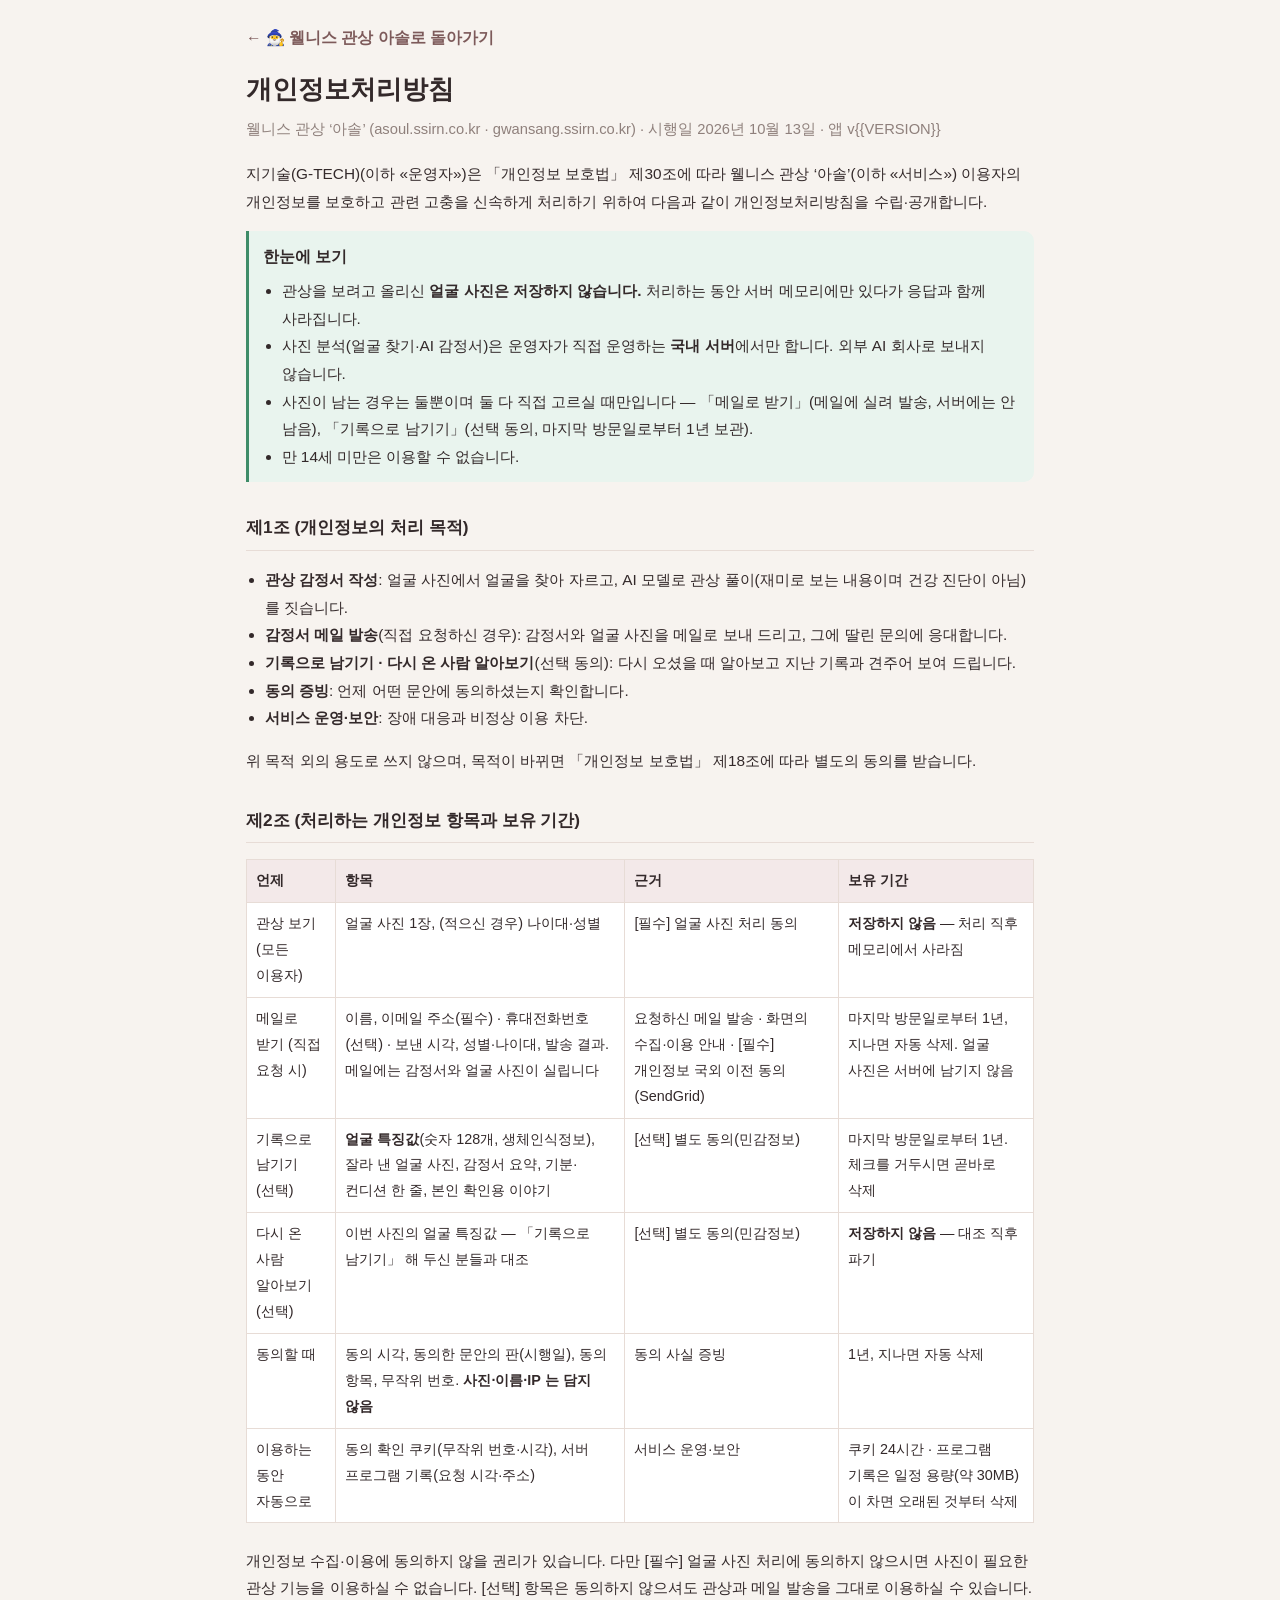
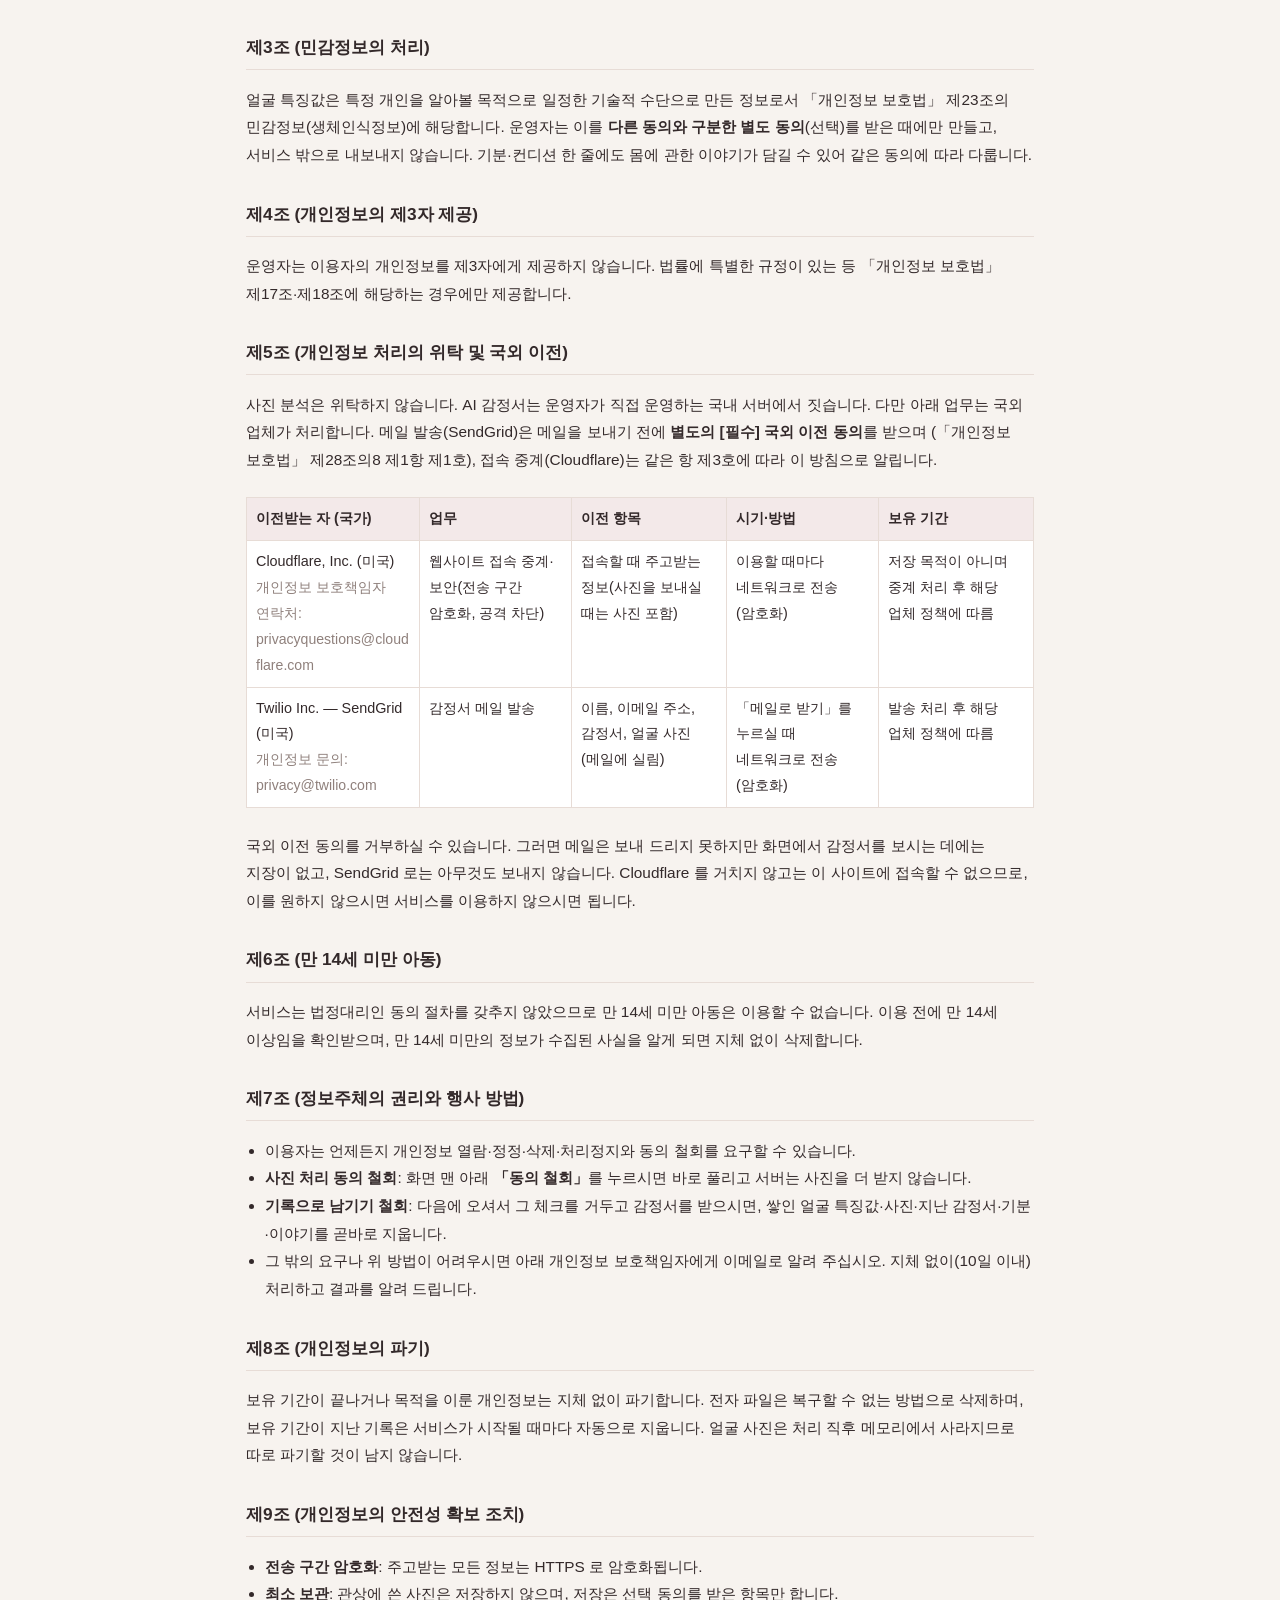
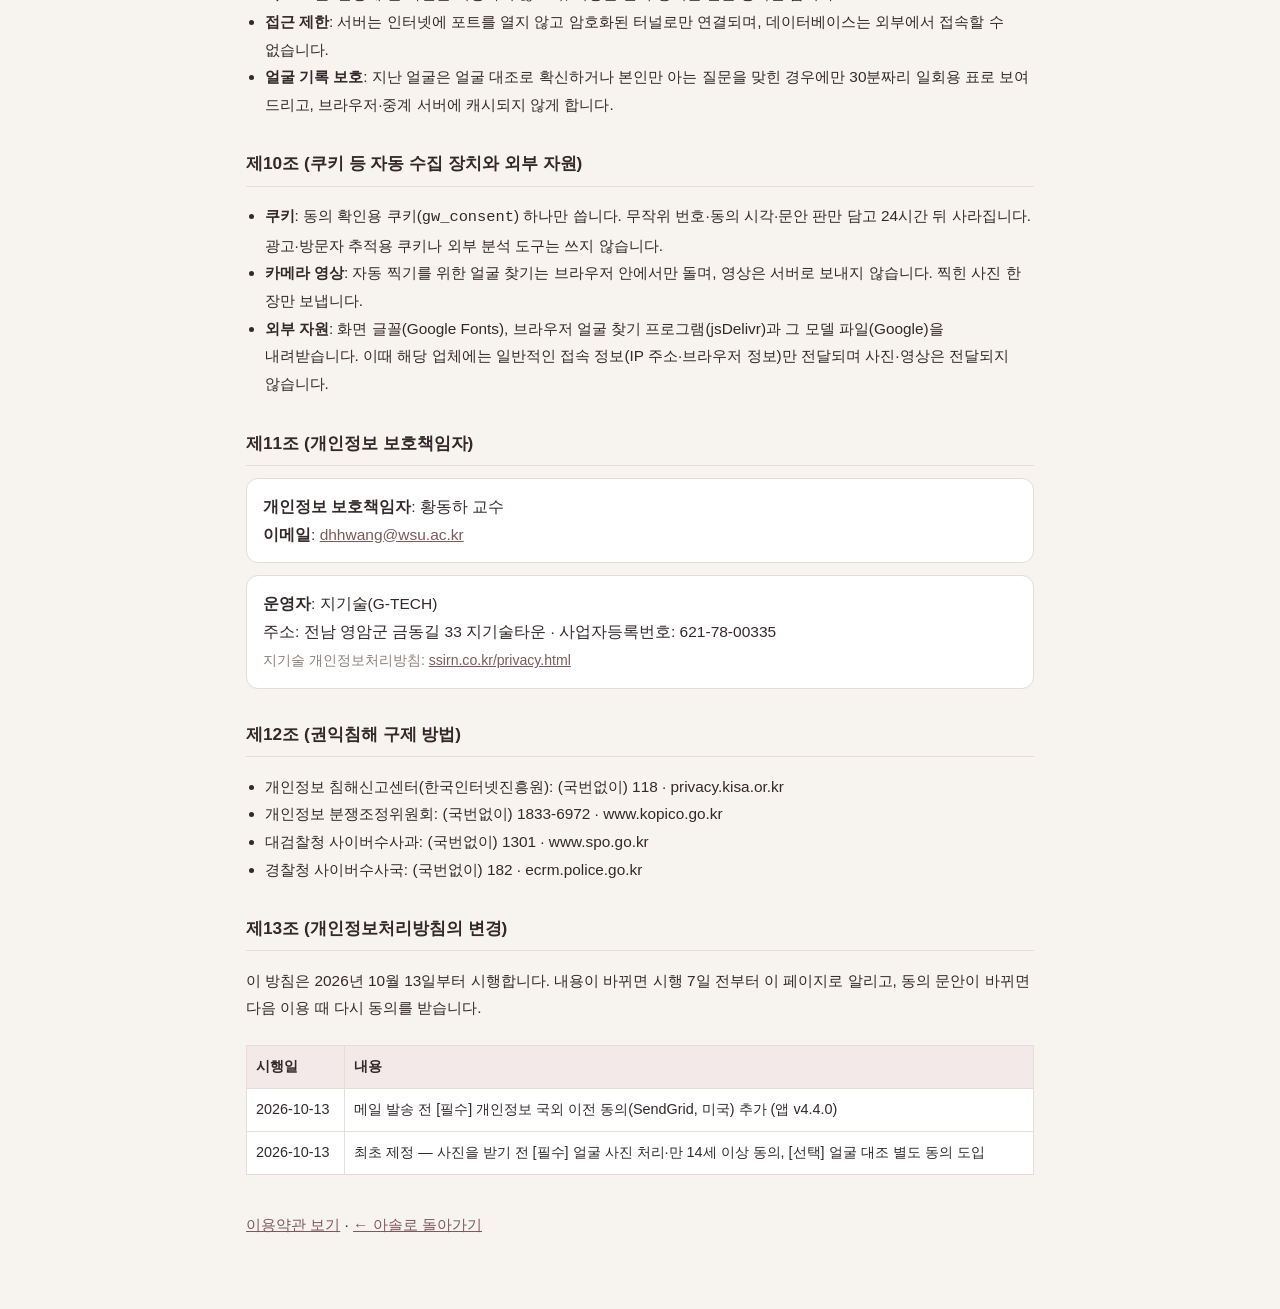
<file: static/privacy.html>
<!DOCTYPE html>
<html lang="ko">
<head>
<meta charset="utf-8">
<meta name="viewport" content="width=device-width, initial-scale=1, viewport-fit=cover">
<title>개인정보처리방침 · 웰니스 관상 아솔</title>
<style>
  :root { --brand:#7D5A5A; --ink:#33292a; --soft:#5d4f4f; --muted:#8f807c; --line:#e7dcd6; --ground:#f7f3ef; --card:#fff; }
  * { box-sizing: border-box; }
  body { margin:0; background:var(--ground); color:var(--ink); line-height:1.8; word-break:keep-all; overflow-wrap:anywhere;
         font-family:"Noto Sans KR","Malgun Gothic",-apple-system,BlinkMacSystemFont,sans-serif; font-size:15.5px; }
  .wrap { max-width:820px; margin:0 auto; padding:24px 16px 56px; }
  .top a { color:var(--brand); text-decoration:none; font-weight:700; }
  h1 { font-size:1.6rem; margin:14px 0 4px; }
  .date { color:var(--muted); font-size:.92rem; margin-bottom:18px; }
  h2 { font-size:1.08rem; margin:30px 0 8px; padding-bottom:6px; border-bottom:1px solid var(--line); }
  p, li { font-size:.96rem; }
  ul { padding-left:1.2em; }
  a { color:var(--brand); }
  .card { background:var(--card); border:1px solid var(--line); border-radius:12px; padding:14px 16px; margin:12px 0; }
  .key { background:#e9f4ee; border-left:3px solid #3f8c68; border-radius:0 10px 10px 0; padding:12px 14px; margin:14px 0; }
  .tbl { width:100%; overflow-x:auto; }
  table { width:100%; border-collapse:collapse; font-size:.9rem; margin:8px 0; background:var(--card); }
  th, td { border:1px solid var(--line); padding:8px 9px; vertical-align:top; text-align:left; }
  th { background:#f3e9e9; font-weight:700; }
  .muted { color:var(--muted); font-size:.88rem; }
  @media (max-width:480px) {
    h1 { font-size:1.35rem; }
    th, td { padding:7px 6px; font-size:.84rem; }
    table.stack, table.stack tbody, table.stack tr, table.stack td { display:block; width:100%; }
    table.stack thead { display:none; }
    table.stack tr { border:1px solid var(--line); border-radius:10px; margin:0 0 10px; background:var(--card); }
    table.stack td { border:none; border-bottom:1px solid var(--line); }
    table.stack td:last-child { border-bottom:none; }
    table.stack td::before { content:attr(data-h); display:block; font-weight:700; color:var(--soft); font-size:.8rem; }
  }
</style>
</head>
<body>
<div class="wrap">
  <div class="top"><a href="./">← 🧙‍♂️ 웰니스 관상 아솔로 돌아가기</a></div>
  <h1>개인정보처리방침</h1>
  <div class="date">웰니스 관상 ‘아솔’ (asoul.ssirn.co.kr · gwansang.ssirn.co.kr) · 시행일 2026년 10월 13일 · 앱 v{{VERSION}}</div>

  <p>지기술(G-TECH)(이하 «운영자»)은 「개인정보 보호법」 제30조에 따라 웰니스 관상 ‘아솔’(이하 «서비스») 이용자의
    개인정보를 보호하고 관련 고충을 신속하게 처리하기 위하여 다음과 같이 개인정보처리방침을 수립·공개합니다.</p>

  <div class="key">
    <b>한눈에 보기</b>
    <ul style="margin:6px 0 0">
      <li>관상을 보려고 올리신 <b>얼굴 사진은 저장하지 않습니다.</b> 처리하는 동안 서버 메모리에만 있다가 응답과 함께 사라집니다.</li>
      <li>사진 분석(얼굴 찾기·AI 감정서)은 운영자가 직접 운영하는 <b>국내 서버</b>에서만 합니다. 외부 AI 회사로 보내지 않습니다.</li>
      <li>사진이 남는 경우는 둘뿐이며 둘 다 직접 고르실 때만입니다 — 「메일로 받기」(메일에 실려 발송, 서버에는 안 남음),
          「기록으로 남기기」(선택 동의, 마지막 방문일로부터 1년 보관).</li>
      <li>만 14세 미만은 이용할 수 없습니다.</li>
    </ul>
  </div>

  <h2>제1조 (개인정보의 처리 목적)</h2>
  <ul>
    <li><b>관상 감정서 작성</b>: 얼굴 사진에서 얼굴을 찾아 자르고, AI 모델로 관상 풀이(재미로 보는 내용이며 건강 진단이 아님)를 짓습니다.</li>
    <li><b>감정서 메일 발송</b>(직접 요청하신 경우): 감정서와 얼굴 사진을 메일로 보내 드리고, 그에 딸린 문의에 응대합니다.</li>
    <li><b>기록으로 남기기 · 다시 온 사람 알아보기</b>(선택 동의): 다시 오셨을 때 알아보고 지난 기록과 견주어 보여 드립니다.</li>
    <li><b>동의 증빙</b>: 언제 어떤 문안에 동의하셨는지 확인합니다.</li>
    <li><b>서비스 운영·보안</b>: 장애 대응과 비정상 이용 차단.</li>
  </ul>
  <p>위 목적 외의 용도로 쓰지 않으며, 목적이 바뀌면 「개인정보 보호법」 제18조에 따라 별도의 동의를 받습니다.</p>

  <h2>제2조 (처리하는 개인정보 항목과 보유 기간)</h2>
  <div class="tbl"><table class="stack">
    <thead><tr><th>언제</th><th>항목</th><th>근거</th><th>보유 기간</th></tr></thead>
    <tbody>
    <tr><td data-h="언제">관상 보기 (모든 이용자)</td>
        <td data-h="항목">얼굴 사진 1장, (적으신 경우) 나이대·성별</td>
        <td data-h="근거">[필수] 얼굴 사진 처리 동의</td>
        <td data-h="보유 기간"><b>저장하지 않음</b> — 처리 직후 메모리에서 사라짐</td></tr>
    <tr><td data-h="언제">메일로 받기 (직접 요청 시)</td>
        <td data-h="항목">이름, 이메일 주소(필수) · 휴대전화번호(선택) · 보낸 시각, 성별·나이대, 발송 결과.
            메일에는 감정서와 얼굴 사진이 실립니다</td>
        <td data-h="근거">요청하신 메일 발송 · 화면의 수집·이용 안내 · [필수] 개인정보 국외 이전 동의(SendGrid)</td>
        <td data-h="보유 기간">마지막 방문일로부터 1년, 지나면 자동 삭제. 얼굴 사진은 서버에 남기지 않음</td></tr>
    <tr><td data-h="언제">기록으로 남기기 (선택)</td>
        <td data-h="항목"><b>얼굴 특징값</b>(숫자 128개, 생체인식정보), 잘라 낸 얼굴 사진, 감정서 요약, 기분·컨디션 한 줄,
            본인 확인용 이야기</td>
        <td data-h="근거">[선택] 별도 동의(민감정보)</td>
        <td data-h="보유 기간">마지막 방문일로부터 1년. 체크를 거두시면 곧바로 삭제</td></tr>
    <tr><td data-h="언제">다시 온 사람 알아보기 (선택)</td>
        <td data-h="항목">이번 사진의 얼굴 특징값 — 「기록으로 남기기」 해 두신 분들과 대조</td>
        <td data-h="근거">[선택] 별도 동의(민감정보)</td>
        <td data-h="보유 기간"><b>저장하지 않음</b> — 대조 직후 파기</td></tr>
    <tr><td data-h="언제">동의할 때</td>
        <td data-h="항목">동의 시각, 동의한 문안의 판(시행일), 동의 항목, 무작위 번호. <b>사진·이름·IP 는 담지 않음</b></td>
        <td data-h="근거">동의 사실 증빙</td>
        <td data-h="보유 기간">1년, 지나면 자동 삭제</td></tr>
    <tr><td data-h="언제">이용하는 동안 자동으로</td>
        <td data-h="항목">동의 확인 쿠키(무작위 번호·시각), 서버 프로그램 기록(요청 시각·주소)</td>
        <td data-h="근거">서비스 운영·보안</td>
        <td data-h="보유 기간">쿠키 24시간 · 프로그램 기록은 일정 용량(약 30MB)이 차면 오래된 것부터 삭제</td></tr>
    </tbody>
  </table></div>
  <p>개인정보 수집·이용에 동의하지 않을 권리가 있습니다. 다만 [필수] 얼굴 사진 처리에 동의하지 않으시면 사진이 필요한
    관상 기능을 이용하실 수 없습니다. [선택] 항목은 동의하지 않으셔도 관상과 메일 발송을 그대로 이용하실 수 있습니다.</p>

  <h2>제3조 (민감정보의 처리)</h2>
  <p>얼굴 특징값은 특정 개인을 알아볼 목적으로 일정한 기술적 수단으로 만든 정보로서 「개인정보 보호법」 제23조의
    민감정보(생체인식정보)에 해당합니다. 운영자는 이를 <b>다른 동의와 구분한 별도 동의</b>(선택)를 받은 때에만 만들고,
    서비스 밖으로 내보내지 않습니다. 기분·컨디션 한 줄에도 몸에 관한 이야기가 담길 수 있어 같은 동의에 따라 다룹니다.</p>

  <h2>제4조 (개인정보의 제3자 제공)</h2>
  <p>운영자는 이용자의 개인정보를 제3자에게 제공하지 않습니다. 법률에 특별한 규정이 있는 등 「개인정보 보호법」
    제17조·제18조에 해당하는 경우에만 제공합니다.</p>

  <h2>제5조 (개인정보 처리의 위탁 및 국외 이전)</h2>
  <p>사진 분석은 위탁하지 않습니다. AI 감정서는 운영자가 직접 운영하는 국내 서버에서 짓습니다.
    다만 아래 업무는 국외 업체가 처리합니다. 메일 발송(SendGrid)은 메일을 보내기 전에 <b>별도의 [필수] 국외 이전 동의</b>를 받으며
    (「개인정보 보호법」 제28조의8 제1항 제1호), 접속 중계(Cloudflare)는 같은 항 제3호에 따라 이 방침으로 알립니다.</p>
  <div class="tbl"><table class="stack">
    <thead><tr><th>이전받는 자 (국가)</th><th>업무</th><th>이전 항목</th><th>시기·방법</th><th>보유 기간</th></tr></thead>
    <tbody>
    <tr><td data-h="이전받는 자 (국가)">Cloudflare, Inc. (미국)<br><span class="muted">개인정보 보호책임자 연락처: privacyquestions@cloudflare.com</span></td>
        <td data-h="업무">웹사이트 접속 중계·보안(전송 구간 암호화, 공격 차단)</td>
        <td data-h="이전 항목">접속할 때 주고받는 정보(사진을 보내실 때는 사진 포함)</td>
        <td data-h="시기·방법">이용할 때마다 네트워크로 전송(암호화)</td>
        <td data-h="보유 기간">저장 목적이 아니며 중계 처리 후 해당 업체 정책에 따름</td></tr>
    <tr><td data-h="이전받는 자 (국가)">Twilio Inc. — SendGrid (미국)<br><span class="muted">개인정보 문의: privacy@twilio.com</span></td>
        <td data-h="업무">감정서 메일 발송</td>
        <td data-h="이전 항목">이름, 이메일 주소, 감정서, 얼굴 사진(메일에 실림)</td>
        <td data-h="시기·방법">「메일로 받기」를 누르실 때 네트워크로 전송(암호화)</td>
        <td data-h="보유 기간">발송 처리 후 해당 업체 정책에 따름</td></tr>
    </tbody>
  </table></div>
  <p>국외 이전 동의를 거부하실 수 있습니다. 그러면 메일은 보내 드리지 못하지만 화면에서 감정서를 보시는 데에는 지장이 없고, SendGrid 로는 아무것도 보내지 않습니다.
    Cloudflare 를 거치지 않고는 이 사이트에 접속할 수 없으므로, 이를 원하지 않으시면 서비스를 이용하지 않으시면 됩니다.</p>

  <h2>제6조 (만 14세 미만 아동)</h2>
  <p>서비스는 법정대리인 동의 절차를 갖추지 않았으므로 만 14세 미만 아동은 이용할 수 없습니다. 이용 전에 만 14세 이상임을
    확인받으며, 만 14세 미만의 정보가 수집된 사실을 알게 되면 지체 없이 삭제합니다.</p>

  <h2>제7조 (정보주체의 권리와 행사 방법)</h2>
  <ul>
    <li>이용자는 언제든지 개인정보 열람·정정·삭제·처리정지와 동의 철회를 요구할 수 있습니다.</li>
    <li><b>사진 처리 동의 철회</b>: 화면 맨 아래 <b>「동의 철회」</b>를 누르시면 바로 풀리고 서버는 사진을 더 받지 않습니다.</li>
    <li><b>기록으로 남기기 철회</b>: 다음에 오셔서 그 체크를 거두고 감정서를 받으시면, 쌓인 얼굴 특징값·사진·지난 감정서·기분·이야기를 곧바로 지웁니다.</li>
    <li>그 밖의 요구나 위 방법이 어려우시면 아래 개인정보 보호책임자에게 이메일로 알려 주십시오. 지체 없이(10일 이내) 처리하고 결과를 알려 드립니다.</li>
  </ul>

  <h2>제8조 (개인정보의 파기)</h2>
  <p>보유 기간이 끝나거나 목적을 이룬 개인정보는 지체 없이 파기합니다. 전자 파일은 복구할 수 없는 방법으로 삭제하며,
    보유 기간이 지난 기록은 서비스가 시작될 때마다 자동으로 지웁니다. 얼굴 사진은 처리 직후 메모리에서 사라지므로 따로 파기할 것이 남지 않습니다.</p>

  <h2>제9조 (개인정보의 안전성 확보 조치)</h2>
  <ul>
    <li><b>전송 구간 암호화</b>: 주고받는 모든 정보는 HTTPS 로 암호화됩니다.</li>
    <li><b>최소 보관</b>: 관상에 쓴 사진은 저장하지 않으며, 저장은 선택 동의를 받은 항목만 합니다.</li>
    <li><b>접근 제한</b>: 서버는 인터넷에 포트를 열지 않고 암호화된 터널로만 연결되며, 데이터베이스는 외부에서 접속할 수 없습니다.</li>
    <li><b>얼굴 기록 보호</b>: 지난 얼굴은 얼굴 대조로 확신하거나 본인만 아는 질문을 맞힌 경우에만 30분짜리 일회용 표로 보여 드리고, 브라우저·중계 서버에 캐시되지 않게 합니다.</li>
  </ul>

  <h2>제10조 (쿠키 등 자동 수집 장치와 외부 자원)</h2>
  <ul>
    <li><b>쿠키</b>: 동의 확인용 쿠키(<code>gw_consent</code>) 하나만 씁니다. 무작위 번호·동의 시각·문안 판만 담고 24시간 뒤 사라집니다.
        광고·방문자 추적용 쿠키나 외부 분석 도구는 쓰지 않습니다.</li>
    <li><b>카메라 영상</b>: 자동 찍기를 위한 얼굴 찾기는 브라우저 안에서만 돌며, 영상은 서버로 보내지 않습니다. 찍힌 사진 한 장만 보냅니다.</li>
    <li><b>외부 자원</b>: 화면 글꼴(Google Fonts), 브라우저 얼굴 찾기 프로그램(jsDelivr)과 그 모델 파일(Google)을 내려받습니다.
        이때 해당 업체에는 일반적인 접속 정보(IP 주소·브라우저 정보)만 전달되며 사진·영상은 전달되지 않습니다.</li>
  </ul>

  <h2>제11조 (개인정보 보호책임자)</h2>
  <div class="card">
    <b>개인정보 보호책임자</b>: 황동하 교수<br>
    <b>이메일</b>: <a href="mailto:dhhwang@wsu.ac.kr">dhhwang@wsu.ac.kr</a>
  </div>
  <div class="card">
    <b>운영자</b>: 지기술(G-TECH)<br>
    주소: 전남 영암군 금동길 33 지기술타운 · 사업자등록번호: 621-78-00335<br>
    <span class="muted">지기술 개인정보처리방침: <a href="https://ssirn.co.kr/privacy.html" target="_blank" rel="noopener">ssirn.co.kr/privacy.html</a></span>
  </div>

  <h2>제12조 (권익침해 구제 방법)</h2>
  <ul>
    <li>개인정보 침해신고센터(한국인터넷진흥원): (국번없이) 118 · privacy.kisa.or.kr</li>
    <li>개인정보 분쟁조정위원회: (국번없이) 1833-6972 · www.kopico.go.kr</li>
    <li>대검찰청 사이버수사과: (국번없이) 1301 · www.spo.go.kr</li>
    <li>경찰청 사이버수사국: (국번없이) 182 · ecrm.police.go.kr</li>
  </ul>

  <h2>제13조 (개인정보처리방침의 변경)</h2>
  <p>이 방침은 2026년 10월 13일부터 시행합니다. 내용이 바뀌면 시행 7일 전부터 이 페이지로 알리고,
    동의 문안이 바뀌면 다음 이용 때 다시 동의를 받습니다.</p>
  <div class="tbl"><table>
    <tr><th>시행일</th><th>내용</th></tr>
    <tr><td>2026-10-13</td><td>메일 발송 전 [필수] 개인정보 국외 이전 동의(SendGrid, 미국) 추가 (앱 v4.4.0)</td></tr>
    <tr><td>2026-10-13</td><td>최초 제정 — 사진을 받기 전 [필수] 얼굴 사진 처리·만 14세 이상 동의, [선택] 얼굴 대조 별도 동의 도입</td></tr>
  </table></div>

  <p style="margin-top:28px"><a href="terms">이용약관 보기</a> · <a href="./">← 아솔로 돌아가기</a></p>
</div>
</body>
</html>
</file>
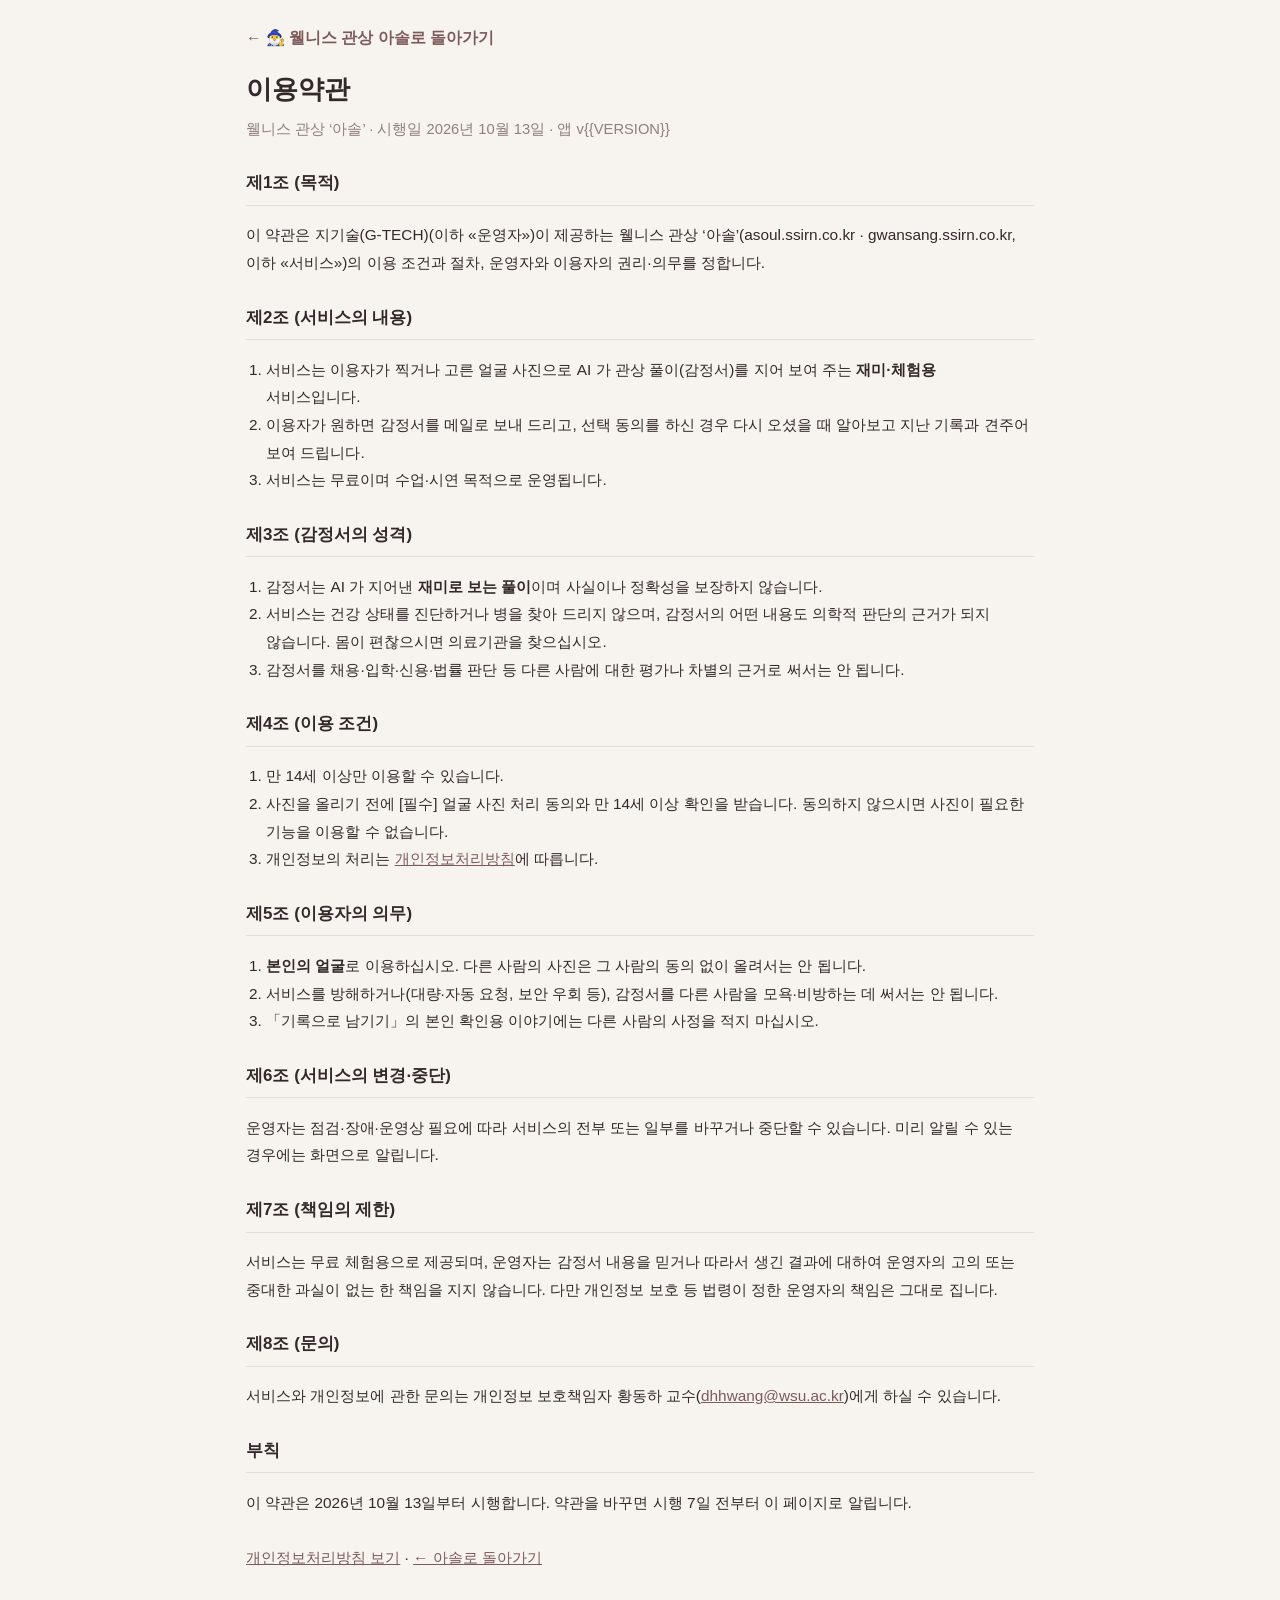
<file: static/terms.html>
<!DOCTYPE html>
<html lang="ko">
<head>
<meta charset="utf-8">
<meta name="viewport" content="width=device-width, initial-scale=1, viewport-fit=cover">
<title>이용약관 · 웰니스 관상 아솔</title>
<style>
  :root { --brand:#7D5A5A; --ink:#33292a; --muted:#8f807c; --line:#e7dcd6; --ground:#f7f3ef; }
  * { box-sizing: border-box; }
  body { margin:0; background:var(--ground); color:var(--ink); line-height:1.8; word-break:keep-all; overflow-wrap:anywhere;
         font-family:"Noto Sans KR","Malgun Gothic",-apple-system,BlinkMacSystemFont,sans-serif; font-size:15.5px; }
  .wrap { max-width:820px; margin:0 auto; padding:24px 16px 56px; }
  .top a { color:var(--brand); text-decoration:none; font-weight:700; }
  h1 { font-size:1.6rem; margin:14px 0 4px; }
  .date { color:var(--muted); font-size:.92rem; margin-bottom:18px; }
  h2 { font-size:1.06rem; margin:26px 0 6px; padding-bottom:6px; border-bottom:1px solid var(--line); }
  p, li { font-size:.96rem; }
  ol, ul { padding-left:1.3em; }
  a { color:var(--brand); }
  @media (max-width:480px) { h1 { font-size:1.35rem; } }
</style>
</head>
<body>
<div class="wrap">
  <div class="top"><a href="./">← 🧙‍♂️ 웰니스 관상 아솔로 돌아가기</a></div>
  <h1>이용약관</h1>
  <div class="date">웰니스 관상 ‘아솔’ · 시행일 2026년 10월 13일 · 앱 v{{VERSION}}</div>

  <h2>제1조 (목적)</h2>
  <p>이 약관은 지기술(G-TECH)(이하 «운영자»)이 제공하는 웰니스 관상 ‘아솔’(asoul.ssirn.co.kr · gwansang.ssirn.co.kr,
    이하 «서비스»)의 이용 조건과 절차, 운영자와 이용자의 권리·의무를 정합니다.</p>

  <h2>제2조 (서비스의 내용)</h2>
  <ol>
    <li>서비스는 이용자가 찍거나 고른 얼굴 사진으로 AI 가 관상 풀이(감정서)를 지어 보여 주는 <b>재미·체험용</b> 서비스입니다.</li>
    <li>이용자가 원하면 감정서를 메일로 보내 드리고, 선택 동의를 하신 경우 다시 오셨을 때 알아보고 지난 기록과 견주어 보여 드립니다.</li>
    <li>서비스는 무료이며 수업·시연 목적으로 운영됩니다.</li>
  </ol>

  <h2>제3조 (감정서의 성격)</h2>
  <ol>
    <li>감정서는 AI 가 지어낸 <b>재미로 보는 풀이</b>이며 사실이나 정확성을 보장하지 않습니다.</li>
    <li>서비스는 건강 상태를 진단하거나 병을 찾아 드리지 않으며, 감정서의 어떤 내용도 의학적 판단의 근거가 되지 않습니다.
        몸이 편찮으시면 의료기관을 찾으십시오.</li>
    <li>감정서를 채용·입학·신용·법률 판단 등 다른 사람에 대한 평가나 차별의 근거로 써서는 안 됩니다.</li>
  </ol>

  <h2>제4조 (이용 조건)</h2>
  <ol>
    <li>만 14세 이상만 이용할 수 있습니다.</li>
    <li>사진을 올리기 전에 [필수] 얼굴 사진 처리 동의와 만 14세 이상 확인을 받습니다. 동의하지 않으시면 사진이 필요한 기능을 이용할 수 없습니다.</li>
    <li>개인정보의 처리는 <a href="privacy">개인정보처리방침</a>에 따릅니다.</li>
  </ol>

  <h2>제5조 (이용자의 의무)</h2>
  <ol>
    <li><b>본인의 얼굴</b>로 이용하십시오. 다른 사람의 사진은 그 사람의 동의 없이 올려서는 안 됩니다.</li>
    <li>서비스를 방해하거나(대량·자동 요청, 보안 우회 등), 감정서를 다른 사람을 모욕·비방하는 데 써서는 안 됩니다.</li>
    <li>「기록으로 남기기」의 본인 확인용 이야기에는 다른 사람의 사정을 적지 마십시오.</li>
  </ol>

  <h2>제6조 (서비스의 변경·중단)</h2>
  <p>운영자는 점검·장애·운영상 필요에 따라 서비스의 전부 또는 일부를 바꾸거나 중단할 수 있습니다. 미리 알릴 수 있는 경우에는 화면으로 알립니다.</p>

  <h2>제7조 (책임의 제한)</h2>
  <p>서비스는 무료 체험용으로 제공되며, 운영자는 감정서 내용을 믿거나 따라서 생긴 결과에 대하여 운영자의 고의 또는 중대한 과실이 없는 한 책임을 지지 않습니다.
    다만 개인정보 보호 등 법령이 정한 운영자의 책임은 그대로 집니다.</p>

  <h2>제8조 (문의)</h2>
  <p>서비스와 개인정보에 관한 문의는 개인정보 보호책임자 황동하 교수(<a href="mailto:dhhwang@wsu.ac.kr">dhhwang@wsu.ac.kr</a>)에게 하실 수 있습니다.</p>

  <h2>부칙</h2>
  <p>이 약관은 2026년 10월 13일부터 시행합니다. 약관을 바꾸면 시행 7일 전부터 이 페이지로 알립니다.</p>

  <p style="margin-top:28px"><a href="privacy">개인정보처리방침 보기</a> · <a href="./">← 아솔로 돌아가기</a></p>
</div>
</body>
</html>
</file>
